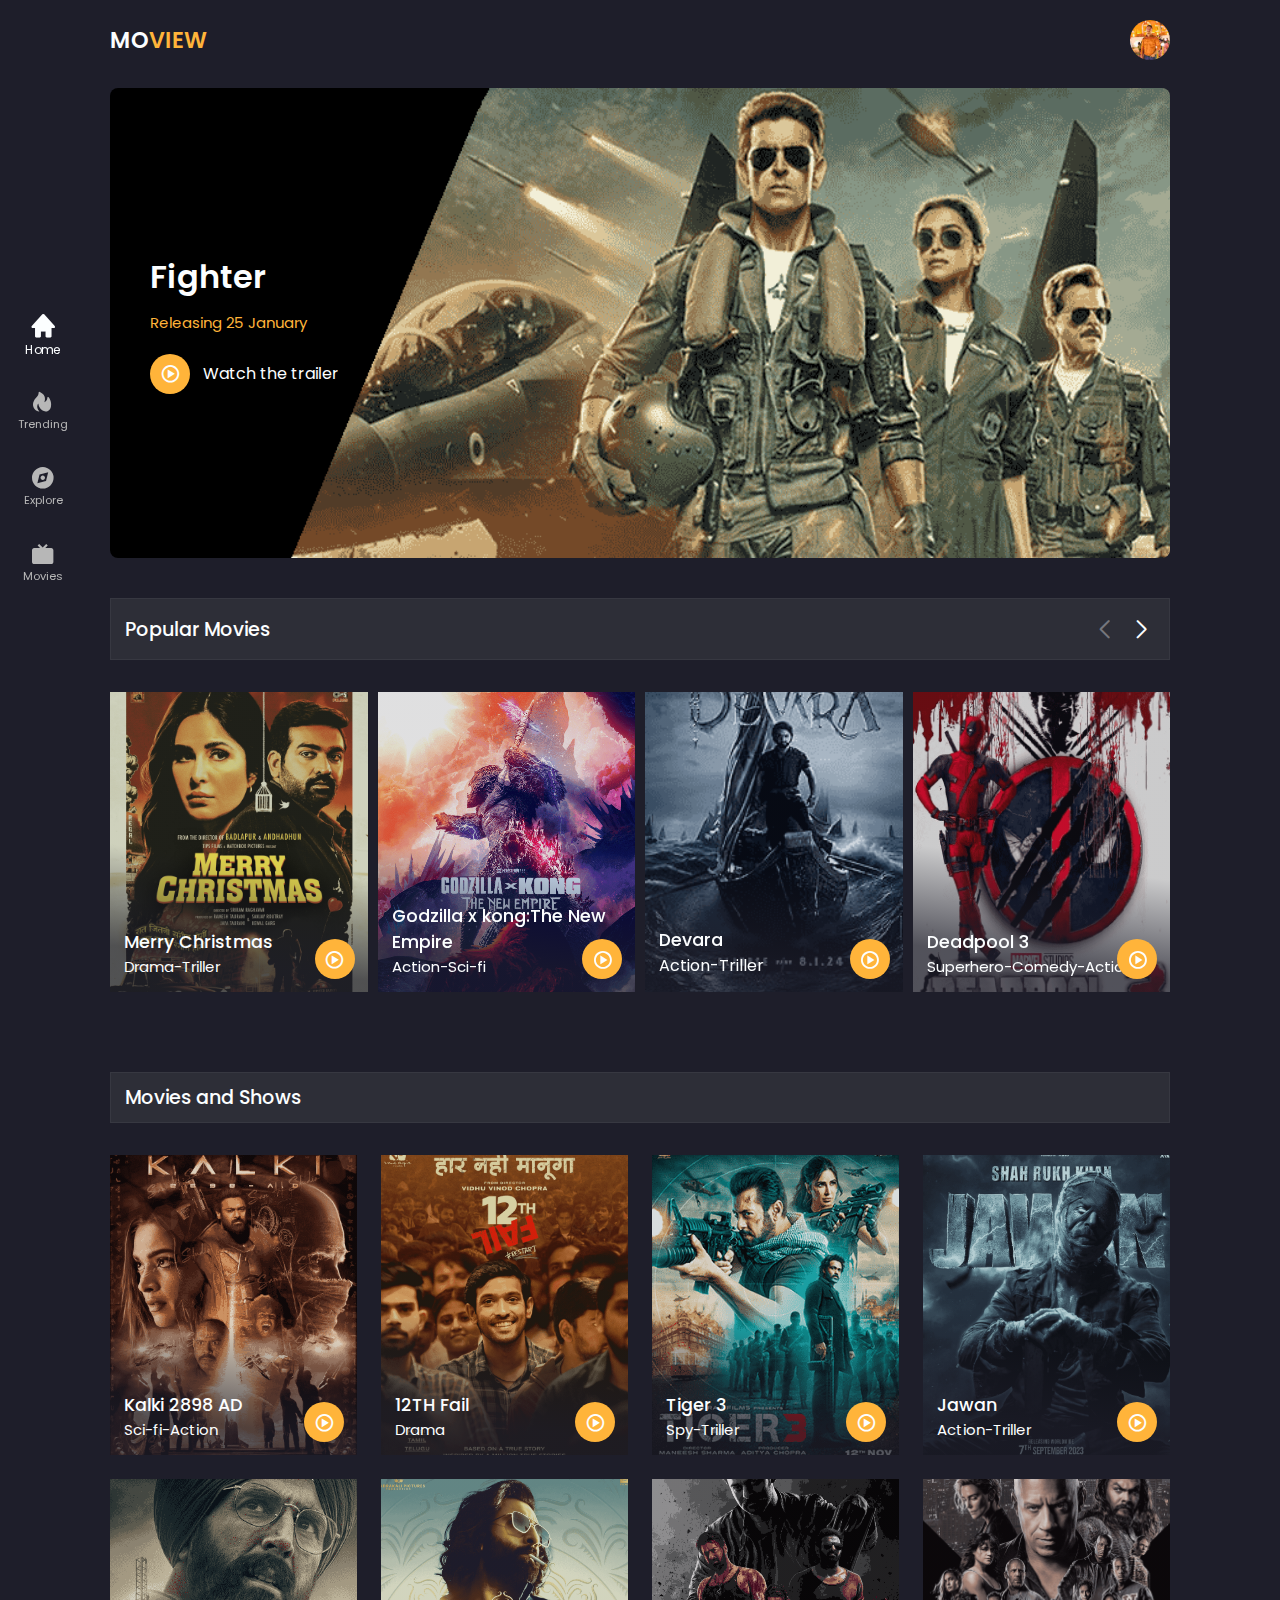
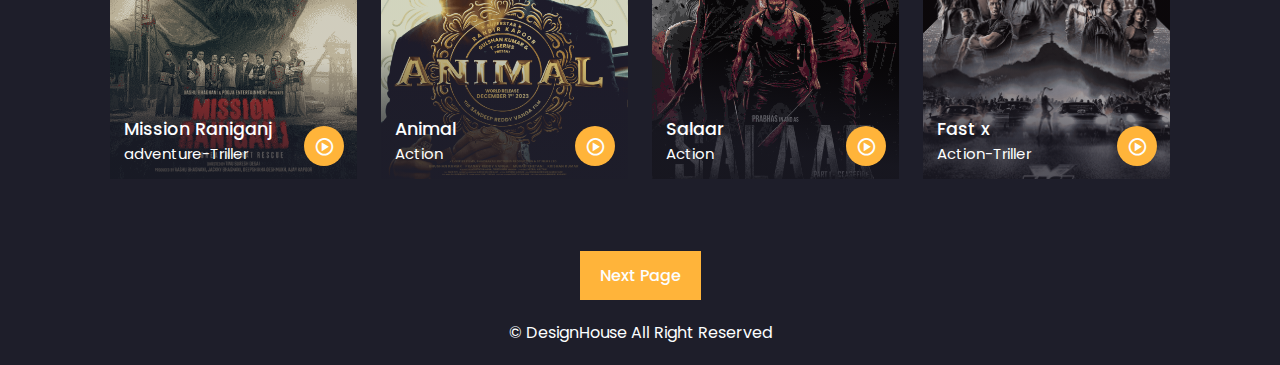
<file: sprint 2 project/index.html>
<!DOCTYPE html>
<html lang="en">
<head>
    <meta charset="UTF-8">
    <meta http-equiv="X-UA-Compatible" content="IE-edge">
    <meta name="viewport" content="width=device-width, initial-scale=1.0">
    <title>Responsive movies Website</title>
    <!--link to css-->
    <link rel="stylesheet" href="css/style.css">
    <!--Link to Swiper css-->
   <link rel="stylesheet" href="css/swiper-bundle.min.css">

    <link rel="shortcut icon" href="img/mv logo.png" type="image/x-icon">
    <link href='https://unpkg.com/boxicons@2.1.4/css/boxicons.min.css' rel='stylesheet'>

</head>
<body>
    <header>
       <div class="nav container">
        <a href="index.html" class="logo">
            MO<span>VIEW</span>
        </a>
       <!-- <div class="search-box">
            <input type="search" name="" id="search-input" placeholder="Search Movies">
            <i class='bx bx-search-alt-2'></i>
        </div>-->
        <a href="#" class="user">
            <img src="img/user.jpg" alt="" class="user-img">
        </a>
        <div class="navbar">
            <a href="#home" class="nav-link nav-active">
                <i class='bx bxs-home' ></i>
                <span class="nav-link-title">Home</span>
            </a>
            <a href="#popular" class="nav-link">
                <i class='bx bxs-hot' ></i>
                <span class="nav-link-title">Trending</span>
            </a>
            <a href="#movies" class="nav-link">
                <i class='bx bxs-compass' ></i>
                <span class="nav-link-title">Explore</span>
            </a>
            <a href="play-page.html" class="nav-link">
                <i class='bx bxs-tv' ></i>
                <span class="nav-link-title">Movies</span>


                
            </a>
        </div>
       </div>

    </header>
    <section class="home container" id="home">
        <img src="img/IMG_20240110_145547.png" alt="" class="home-img">
        <div class="home-text">
            <h1 class="home-title">Fighter</h1> 
            <p>Releasing 25 January</p>
            <a href="play-page2.html" class="watch-btn">
                <i class='bx bx-play-circle'></i>
                <span>Watch the trailer</span>
            </a>   
        </div>
    </section>
    <!-- Home End-->
    <!--Popular Section Start-->
    <section class="popular container" id="popular">
        <!--Heading-->
        <div class="heading">
            <h2 class="heading-title">Popular Movies</h2>
            <!--Swiper buttons-->
            <div class="swiper-btn">
                <div class="swiper-button-prev"></div>
                <div class="swiper-button-next"></div>
            </div>
        </div>

        <div class="popular-content swiper">
            <div class="swiper-wrapper">
                <!--Movies Box 1-->
                <div class="swiper-slide">
                    <div class="movie-box">
                        <img src="img/merry christmas.png" alt="" class="movie-box-img">
                        <div class="box-text">
                            <h2 class="movie-title">Merry Christmas</h2>
                            <span class="movie-type">Drama-Triller</span>
                            <a href="#" class="watch-btn play-btn">
                                <i class='bx bx-play-circle'></i>
                            </a>
                        </div>
                    </div>
                </div>
               <!--Movies Box 2-->
               <div class="swiper-slide">
                <div class="movie-box">
                    <img src="img/godzilla x kong.png" alt="" class="movie-box-img">
                    <div class="box-text">
                        <h2 class="movie-title">Godzilla x kong:The New Empire</h2>
                        <span class="movie-type">Action-Sci-fi</span>
                        <a href="play-page3.html" class="watch-btn play-btn">
                            <i class='bx bx-play-circle'></i>
                        </a>
                    </div>
                </div>
            </div>
               <!--Movies Box 3-->
               <div class="swiper-slide">
                <div class="movie-box">
                    <img src="img/devara.png" alt="" class="movie-box-img">
                    <div class="box-text">
                        <h2 class="movie-title">Devara</h2>
                        <span class="movie-type"></span>Action-Triller</span>
                        <a href="#" class="watch-btn play-btn">
                            <i class='bx bx-play-circle'></i>
                        </a>
                    </div>
                </div>
            </div>
            <!--Movies Box 4-->
            <div class="swiper-slide">
                <div class="movie-box">
                    <img src="img/deadpool 3.png" alt="" class="movie-box-img">
                    <div class="box-text">
                        <h2 class="movie-title">Deadpool 3</h2>
                        <span class="movie-type">Superhero-Comedy-Action</span>
                        <a href="#" class="watch-btn play-btn">
                            <i class='bx bx-play-circle'></i>
                        </a>
                    </div>
                </div>
            </div>    
            <!--Movies Box 5-->
            <div class="swiper-slide">
                <div class="movie-box">
                    <img src="img/kung fu panda 4.png" alt="" class="movie-box-img">
                    <div class="box-text">
                        <h2 class="movie-title">Kung fu Panda 4</h2>
                        <span class="movie-type">Animation-Adventure</span>
                        <a href="#" class="watch-btn play-btn">
                            <i class='bx bx-play-circle'></i>
                        </a>
                    </div>
                </div>
            </div>
            <!--Movies Box 6-->
            <div class="swiper-slide">
                <div class="movie-box">
                    <img src="img/kabuliwala.png" alt="" class="movie-box-img">
                    <div class="box-text">
                        <h2 class="movie-title">Kabuliwala</h2>
                        <span class="movie-type">Drama</span>
                        <a href="#" class="watch-btn play-btn">
                            <i class='bx bx-play-circle'></i>
                        </a>
                    </div>
                </div>
            </div>
            <!--Movies Box 7-->
            <div class="swiper-slide">
                <div class="movie-box">
                    <img src="img/yodha.png" alt="" class="movie-box-img">
                    <div class="box-text">
                        <h2 class="movie-title">Yodha</h2>
                        <span class="movie-type">Action-Triller</span>
                        <a href="#" class="watch-btn play-btn">
                            <i class='bx bx-play-circle'></i>
                        </a>
                    </div>
                </div>
            </div>
            <!--Movies Box 8-->
            <div class="swiper-slide">
                <div class="movie-box">
                    <img src="img/pushpa 2.png" alt="" class="movie-box-img">
                    <div class="box-text">
                        <h2 class="movie-title">Pushpa 2</h2>
                        <span class="movie-type">Triller</span>
                        <a href="#" class="watch-btn play-btn">
                            <i class='bx bx-play-circle'></i>
                        </a>
                    </div>
                </div>
            </div>    
              </div>
              
        </div>
    </section>
    <!--Popular Section End-->
    <!--Movies Section Start-->
    <section class="movies container" id="movies">
        <!--Heading-->
        <div class="heading">
            <h2 class="heading-title">Movies and Shows</h2>
        </div>
        <div class="movies-content">
            <!--Movies box 1-->
            <div class="movie-box">
                <img src="img/kalki.png" alt="" class="movie-box-img">
                <div class="box-text">
                    <h2 class="movie-title">Kalki 2898 AD</h2>
                    <span class="movie-type">Sci-fi-Action</span>
                    <a href="play-page.html" class="watch-btn play-btn">
                        <i class='bx bx-play-circle'></i>
                    </a>
                </div>
            </div>
            <!--Movies box 2-->
            <div class="movie-box">
                <img src="img/12th fail.png" alt="" class="movie-box-img">
                <div class="box-text">
                    <h2 class="movie-title">12TH Fail</h2>
                    <span class="movie-type">Drama</span>
                    <a href="#" class="watch-btn play-btn">
                        <i class='bx bx-play-circle'></i>
                    </a>
                </div>
            </div>
            <!--Movies box 3-->
            <div class="movie-box">
                <img src="img/tiger 3.png" alt="" class="movie-box-img">
                <div class="box-text">
                    <h2 class="movie-title">Tiger 3</h2>
                    <span class="movie-type">Spy-Triller</span>
                    <a href="#" class="watch-btn play-btn">
                        <i class='bx bx-play-circle'></i>
                    </a>
                </div>
            </div>
            <!--Movies box 4-->
            <div class="movie-box">
                <img src="img/jawan.png" alt="" class="movie-box-img">
                <div class="box-text">
                    <h2 class="movie-title">Jawan</h2>
                    <span class="movie-type">Action-Triller</span>
                    <a href="#" class="watch-btn play-btn">
                        <i class='bx bx-play-circle'></i>
                    </a>
                </div>
            </div>
            <!--Movies box 5-->
            <div class="movie-box">
                <img src="img/mission raniganj.png" alt="" class="movie-box-img">
                <div class="box-text">
                    <h2 class="movie-title">Mission Raniganj</h2>
                    <span class="movie-type">adventure-Triller</span>
                    <a href="#" class="watch-btn play-btn">
                        <i class='bx bx-play-circle'></i>
                    </a>
                </div>
            </div>
            <!--Movies box 6-->
            <div class="movie-box">
                <img src="img/animal.png" alt="" class="movie-box-img">
                <div class="box-text">
                    <h2 class="movie-title">Animal</h2>
                    <span class="movie-type">Action</span>
                    <a href="#" class="watch-btn play-btn">
                        <i class='bx bx-play-circle'></i>
                    </a>
                </div>
            </div>
            <!--Movies box 7-->
            <div class="movie-box">
                <img src="img/salaar.png" alt="" class="movie-box-img">
                <div class="box-text">
                    <h2 class="movie-title">Salaar</h2>
                    <span class="movie-type">Action</span>
                    <a href="#" class="watch-btn play-btn">
                        <i class='bx bx-play-circle'></i>
                    </a>
                </div>
            </div>
            <!--Movies box 8-->
            <div class="movie-box">
                <img src="img/fast x.png" alt="" class="movie-box-img">
                <div class="box-text">
                    <h2 class="movie-title">Fast x</h2>
                    <span class="movie-type">Action-Triller</span>
                    <a href="#" class="watch-btn play-btn">
                        <i class='bx bx-play-circle'></i>
                    </a>
                </div>
            </div>
        </div>
    </section>
    <!--Movies Section End-->
    <!--Next Page-->
    <div class="next-page">
        <a href="#" class="next-btn">Next Page</a>
    </div>
    <!--Copyright-->
    <div class="copyright">
        <p>&#169; DesignHouse All Right Reserved</p>
    </div>

   <!--link to Swiper JS -->
   <script src="js/swiper-bundle.min.js"></script>
    <script src="js/main.js"></script>
</body>
</html>
</file>
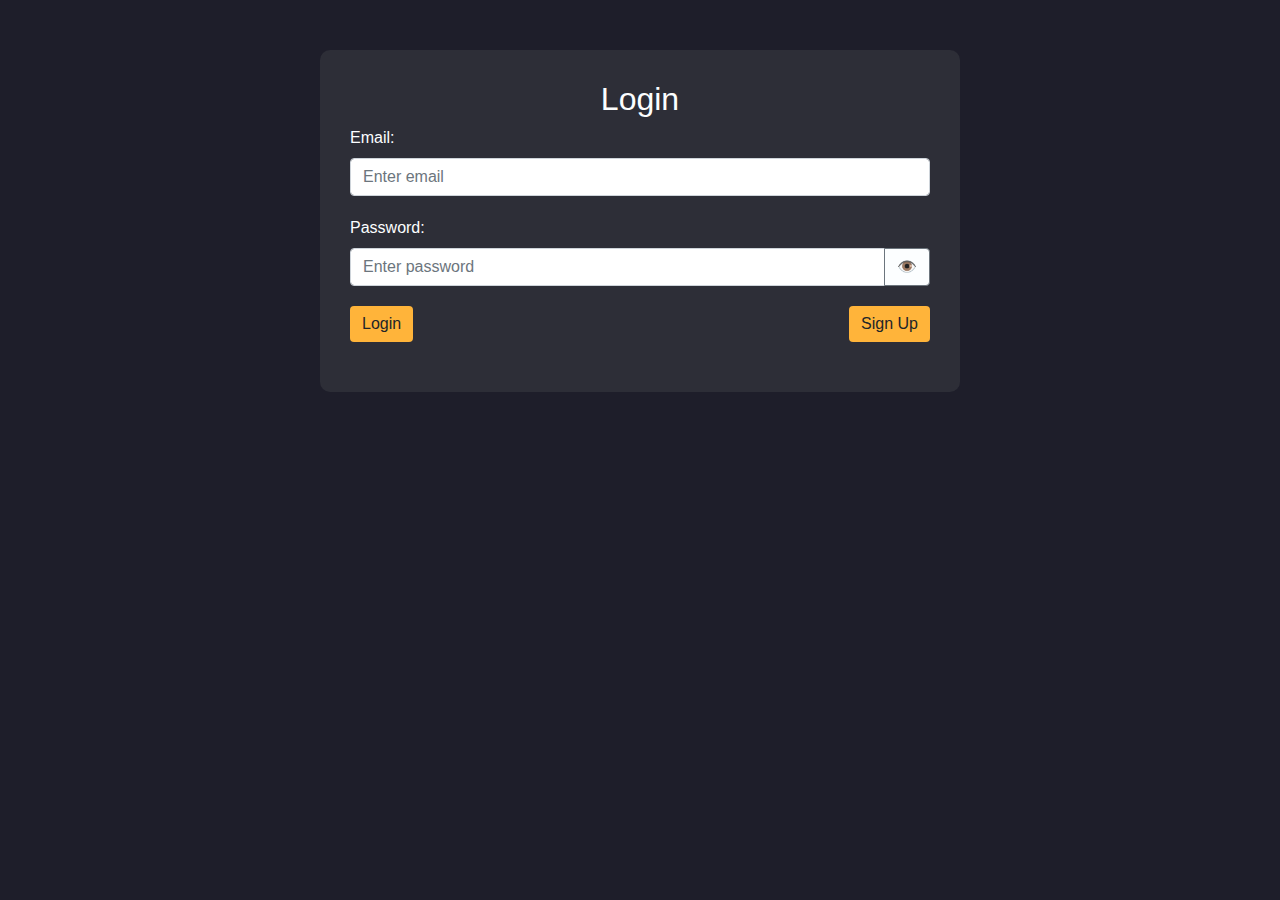
<file: sprint 2 project/login.html>
<!DOCTYPE html>
<html lang="en">
<head>
  <meta charset="UTF-8">
  <meta name="viewport" content="width=device-width, initial-scale=1.0">
  <title>Login Page</title>
  <link rel="stylesheet" href="https://stackpath.bootstrapcdn.com/bootstrap/4.5.2/css/bootstrap.min.css">
  <link rel="stylesheet" href="style.css">
</head>
<body>

<div class="container">
  <div class="text-center"><h2>Login</h2></div>
  <form id="loginForm">
    <div class="form-group">
      <label for="email">Email:</label>
      <input type="email" class="form-control" id="email" placeholder="Enter email">
      <p class="emailLoginError" id="emailLoginError">Enter valid email</p>
    </div>
    <div class="form-group">
      <label>Password:</label>
      <div class="input-group">
        <input type="password" class="form-control" id="password" placeholder="Enter password">
        <div class="input-group-append">
          <button class="btn btn-outline-secondary" type="button" id="eyeBtn">&#x1F441;</button>
        </div>
      </div>
      <p class="passwordLoginError" id="passwordLoginError">Enter Password</p>
      <p class="invalidLoginError" id="invalidLoginError">Invalid details</p>
    <div class="btn-container">
      <div>
        <button type="button" class="btn btn-main" onclick="login()">Login</button>
      </div>
      <div>
        <button type="button" class="btn btn-main" data-toggle="modal" data-target="#signupModal">Sign Up</button>
      </div>
    </div>
  </form>
</div>

<!-- Sign Up Modal -->
<div class="modal" id="signupModal">
  <div class="modal-dialog">
    <div class="modal-content">
      <div class="modal-header">
        <h4 class="modal-title">Sign Up</h4>
        <button type="button" class="close" data-dismiss="modal">&times;</button>
      </div>
      <div class="modal-body">
        <form id="signupForm">
          <div class="form-group">
            <label for="signupName">Name:</label>
            <input type="text" class="form-control" id="signupName" placeholder="Enter name">
            <p class="nameSignupError" id="nameSignupError">Enter valid name</p>
          </div>
          <div class="form-group">
            <label for="signupEmail">Email:</label>
            <input type="email" class="form-control" id="signupEmail" placeholder="Enter email">
            <p class="emailSignupError" id="emailSignupError">Enter valid email</p>
          </div>
          <div class="form-group">
            <label for="signupPassword">Password:</label>
            <input type="password" class="form-control" id="signupPassword" placeholder="Enter password">
            <p class="passwordSignupError" id="passwordSignupError">Password should contain Uppercase, lowercase, number & special character</p>
          </div>
          <button type="button" class="btn btn-main" onclick="signup()">Sign Up</button>
        </form>
      </div>
      <div class="modal-footer">
        <button type="button" class="btn btn-secondary" data-dismiss="modal" onclick="back()">Back</button>
      </div>
    </div>
  </div>
</div>

<script src="https://code.jquery.com/jquery-3.5.1.slim.min.js"></script>
<script src="https://cdn.jsdelivr.net/npm/@popperjs/core@2.0.7/dist/umd/popper.min.js"></script>
<script src="https://stackpath.bootstrapcdn.com/bootstrap/4.5.2/js/bootstrap.min.js"></script>
<script src="script.js"></script>

</body>
</html>
</file>
<file: sprint 2 project/css/style.css>
@import url('https://fonts.googleapis.com/css2?family=Poppins&display=swap');
*{
    font-family: 'Poppins', sans-serif;
    margin: 0;
    padding: 0;
    scroll-behavior: smooth;
    box-sizing: border-box;
    scroll-padding-top: 2rem;
}

:root{
    --main-color: #ffb43a;
    --hover-color: hsl(37, 94%, 57%);
    --body-color: #1e1e2a;
    --container-color: #2d2e37;
    --text-color: #fcfeff;
}
html::-webkit-scrollbar{
    width: 0.5rem;
    background: transparent;
}
html::-webkit-scrollbar-thumb{
    background: var(--main-color);
}
::selection{
    background: var(--main-color);
    color: var(--text-color);
}
a{
    text-decoration: none;
}
li{
    list-style: none;
}
section{
    padding: 3rem 0 2rem;
}
img{
    width: 100%;
}
.bx{
    cursor: pointer;
}
body{
    background: var(--body-color);
    color: var(--text-color);
}
.container{
    max-width: 1060px;
    margin: auto;
    width: 100%;  
}
header{
    position: fixed;
    top: 0;
    left: 0;
    width: 100%;
    background: var(--body-color);
    z-index: 100;
}
.nav{
  display: flex;
  align-items: center;
  justify-content: center; 
  padding: 20px 0;
}
.logo{
    font-size: 1.4rem;
    color: var(--text-color);
    font-weight: 600;
    text-transform: uppercase;
    margin: 0 auto 0 0;
}
.logo span{
    color: var(--main-color);
}
.search-box{
    max-width: 240px;
    width: 100%;
    display: flex;
    align-items: center;
    column-gap: 0.7rem;
    padding: 8px 15px;
    background: var(--container-color);
    border-radius: 4rem;
    margin-right: 1rem;
}
.search-box .bx{
    font-size: 1.1rem;
}
.search-box .bx:hover{
    color: var(--main-color);
}
#search-input{
    width: 100%;
    border: none;
    outline: none;
    color: var(--text-color);
    background: transparent;
    font-size: 0.938rem;
}
.user {
    display: flex;
}
.user-img{
    width: 40px;
    height: 40px;
    border-radius: 50%;
    object-fit: cover;
    object-position: center;
}
.navbar{
    position: fixed;
    top: 50%;
    transform: translateY(-50%);
    left: 18px;
    display: flex;
    flex-direction: column;
    row-gap: 2.1rem;
}
.nav-link{
    display: flex;
    flex-direction: column;
    align-items: center;
    color: #b7b7b7;

}
.nav-link:hover, 
.nav-active{
    color: var(--text-color);
    transition: 0.3s all linear;
    transform: scale(1.1);
}
.nav-link .bx{
    font-size: 1.6rem;
}
.nav-link-title{
    font-size: 0.7rem;
}
.home{
    position: relative;
    min-height: 470px;
    display: flex;
    align-items: center;
    margin-top: 5rem !important;
    border-radius: 0.5rem;
}
.home-img{
    position: absolute;
    width: 100%;
    height: 100%;
    z-index: -1;
    object-fit: cover;
    border-radius: 0.5rem;
}
.home-text{
    padding-left: 40px;
}
.home-title{
    font-size: 2rem;
    font-weight: 600;
}
.home-text p{
    font-size: 0.938rem;
    margin: 10px 0 20px;
    color: var(--main-color);
}
.watch-btn{
    display: flex;
    align-items: center;
    column-gap: 0.8rem;
    color: var(--text-color);
}
.watch-btn .bx{
    font-size: 21px;
    background: var(--main-color);
    width: 40px;
    height: 40px;
    border-radius: 50%;
    display: flex;
    align-items: center;
    justify-content: center;
}
.watch-btn .bx:hover{
    background: var(--hover-color);
}
.watch-btn span{
    font-size: 1rem;
    font-weight: 400;
}
.heading{
    display: flex;
    align-items: center;
    justify-content: space-between;
    background: var(--container-color);
    padding: 8px 14px;
    border: 1px solid hsl(200 100% 99% / 5%);
    margin-bottom: 2rem;
}
.heading-title{
    font-size: 1.2rem;
    font-weight: 500;
}
.movie-box{
    position: relative;
    width: 100%;
    height: 300px;
    overflow: hidden;
}
.movie-box-img{
    width: 100%;
    height: 100%;
    object-fit: cover;
}
.movie-box .box-text{
    position: absolute;
    bottom: 0;
    left: 0;
    width: 100%;
    height: 100%;
    display: flex;
    flex-direction: column;
    justify-content: flex-end;
    padding: 14px;
    background: linear-gradient(
        8deg,
        hsl(240 17% 14% / 74%) 14%,
        hsl(240 17% 14% / 14%) 44%
        );
        overflow: hidden;
}
.movie-title{
    font-size: 1.1rem;
    font-weight: 500;
}
.movie-type{
    font-size: 0.938rem;
}
.play-btn{
    position: absolute;
    bottom: 0.8rem;
    right: 0.8rem;
}
.swiper-btn{
    display: flex;
}
.swiper-button-next,
.swiper-button-prev {
    position: static !important;
    margin: 0 0 0 10px !important;
}
.swiper-button-next::after,
.swiper-button-prev::after{
    color: var(--text-color);
    font-size: 18px !important;
    font-weight: 700;
}
.movies .heading{
    padding: 10px 14px;
}
.movies-content {
    display: grid;
    grid-template-columns: repeat(auto-fit, minmax(247px, 1fr));
    gap: 1.5rem;
}
.movies-content .movie-box:hover .movie-box-img {
    transform: scale(1.1);
    transition: 0.5s;
}
.next-page{
    display: flex;
    align-items: center;
    justify-content: center;
    margin-top: 2.5rem;
}
.next-btn{
    background: var(--main-color);
    padding: 12px 20px;
    color: var(--text-color);
    font-weight: 500;
}
.next-btn:hover{
    background: var(--hover-color);
    transition: 0.3s all linear;
}
.copyright{
    text-align: center;
    padding: 20px;
}
.play-container{
    position: relative;
    min-height: 540px;
    margin-top:5rem !important;
}
.play-img{
    position: absolute;
    width: 100%;
    height: 100%;
    object-fit: cover;
    object-position: center;
    z-index: -1;
}
.play-text{
    position: absolute;
    bottom: 0;
    left: 0;
    width: 100%;
    height: 100%;
    display: flex;
    flex-direction: column;
    justify-content: flex-end;
    padding: 40px;
    background: linear-gradient(
        8deg,
        hsl(240 17% 14% / 74%) 14%,
        hsl(240 17% 14% / 14%) 44%
        );
}
.play-text h2{
    font-size: 1.5rem;
    font-weight: 600;
}
.rating{
    display: flex;
    align-items: center;
    column-gap: 2px;
    font-size: 1.1rem;
    color: var(--main-color);
    margin-top: 4px;
}
.tags{
    display: flex;
    align-items: center;
    column-gap: 8px;
    margin: 1rem 0;
}
.tags span{
    background: var(--container-color);
    padding: 0.4px;
}
.play-movie{
    position: absolute;
    bottom: 18rem;
    right: 10rem;
    display: flex !important;
    align-items: center;
    justify-content: center;
    width: 45px;
    height: 45px;
    border-radius: 50%;
    background: var(--main-color);
    font-size: 24px;
    animation: animate 2s linear infinite;
}
@keyframes animate {
    0%{
        box-shadow: 0 0 0 0 rgb(255, 180, 58, 0.7);
    }
    40%{
        box-shadow: 0 0 0 50px rgb(255, 193, 7, 0);
    }
    80%{
        box-shadow: 0 0 0 50px rgb(255, 193, 7, 0);
    }
    100%{
        box-shadow: 0 0 0 rgb(255, 193, 7, 0);
    }
}
.video-container{
    position: fixed;
    top: 0;
    left: 0;
    display: none;
    align-items: center;
    justify-content: center;
    width: 100%;
    height: 100vh;
    background: hsl(234 10% 20% / 60%);
    z-index: 400;
}
.video-container.show-video{
    display: flex;
}
.video-box{
    position: relative;
    width: 82%;
}
.video-box #myvideo{
    width: 100%;
    aspect-ratio: 16/9;
}
.close-video{
    position: absolute;
    top: -1.5rem;
    right: 0;
    font-size: 40px;
    color: var(--main-color);
}
.about-movie{
    margin-top: 2rem !important;
}
.about-movie h2{
    font-size: 1.4rem;
    font-weight: 600;
    color: var(--main-color);
}
.about-movie p{
    max-width: 600px;
    font-size: 0.938rem;
    margin: 10px 0;
}
.cast-heading{
    font-size: 1.2rem;
    font-weight: 600;
    margin-bottom: 1rem;
    color: var(--main-color);
}
.cast{
    display: grid;
    grid-template-columns: repeat(auto-fit, minmax(150px, 150px));
    gap: 1rem;
}
.cast-img{
    width: 150px;
    height: 180px;
    object-fit: cover;
    object-position: center;
}
.download{
    max-width: 800px;
    width: 1005;
    margin: auto;
    display: grid;
    justify-content: center;
    margin-top: 2rem;
}
.download-title{
    text-align: center;
    font-size: 1.4rem;
    font-weight: 500;
    margin: 1.6rem 0;
    color: var(--main-color);
}
.download-links{
    display: grid;
    grid-template-columns: repeat(3,1fr);
    gap: 10px;
    margin-bottom: 2rem;
}
.download-links a{
    text-align: center;
    background: var(--main-color);
    padding: 12px 24px;
    color: var(--body-color);
    letter-spacing: 1px;
    font-weight: 500;
}
.download-links a:hover{
    background: var(--hover-color);
}
/* Responsive */
@media (max-width: 1170px){
    .navbar{
        bottom: 0;
        left: 0;
        right: 0;
        top: auto;
        transform: translateY(0);
        flex-direction: row;
        justify-content: space-evenly;
        row-gap: 1px;
        padding: 10px;
        border-top: 1px solid hsl(200 100% 99% / 5%);
        background: linear-gradient(
            8deg,
            hsl(240 17% 14% / 100%) 5%,
            hsl(240 17% 14% / 100%) 100%
        );
    }
    .nav-link .bx{
        font-size: 1.5rem;
    }
    .copyright{
        margin-bottom: 4rem;
    }
}
@media (max-width: 1060px){
    .container{
        margin: 0 auto;
        width: 95%;
    }
}
@media (max-width: 991px){
    .movie-box{
        height: 340px;
    }
    .movies-content {
        grid-template-columns: repeat(auto-fit, minmax(214px, 1fr));
    }
}
@media (max-width: 888px){
    .nav{
        padding: 14px 0;
    }
    .home{
        min-height: 440px;
        margin-top: 4rem !important;
    }
    .home-text{
        padding-left: 25px;
    }
    .home-title{
        font-size: 1.6rem;
    }
    .watch-btn span{
        font-size: 0.9rem;
    }
    .movie-title{
        font-size: 1rem;
        padding-right: 30px;
    }
    .play-container{
        min-height: 440px;
        margin-top: 4rem !important;
    }
    .play-movie{
        bottom: 14rem;
        right: 4rem;
    }
    .cast{
        justify-content: center;
    }
}
/* For medium devices / tablet etc*/
@media (max-width: 768px){
    .nav{
        padding: 11px 0;
    }
    .logo{
        font-size: 1.2rem;
    }
    .section{
        padding: 2rem 0;
    }
    .home-img{
        object-position: left;
    }
    .movie-type{
        font-size: 0.875rem;
        margin-top: 2px;
    }
    .tags span,
    .about-movie p{
        font-size: 0.875rem;
    }
    p{
        font-size: 0.875rem;
    }
    .play-text h2,
    .about-movie h2{
        font-size: 1.3rem;
    }
    .play-movie{
        bottom: 10rem;
        right: 2rem;
    }
}
@media (max-width: 514px){
    .home{
        min-height: 380px;
    }
    .heading{
        padding: 2px 14px;
    }
    .heading-title{
        font-size: 1rem;
    }
    .play-text{
        padding: 20px;
    }
    .play-movie{
        bottom: 4rem;
    }
    .video-box{
        width: 94%;
    }
    .cast-heading{
        font-size: 1.1rem;
    }
    .cast-title{
        font-size: 0.9rem;
    }
}
@media (max-width: 408px){
    *{
        scroll-padding-top: 5rem;
    }
    .nav{
        display: grid;
        grid-template-columns: 1fr;
        grid-template-rows: 1fr 1fr;
        row-gap: 5px;
    }
    .search-box{
        max-width: 100%;
        width:100%;
        border-radius: 4px;
        order: 3;
        grid-column-start: 1;
        grid-column-end: 3;
    }
    .home,
    .play-container{
        margin-top: 7rem !important;
    }
    .movie-box{
        height: 300px;
    }
    .movies-content{
        grid-template-columns: repeat(auto-fit, minmax(150px, 1fr));
        gap: 1rem;
    }
}
/*For small devices */
@media (max-width: 370px){
.home{
    min-height: 300px;
}
.movie-box{
    height: 285px;
}
.user-img,
.watch-btn .bx{
    width: 35px;
    height: 35px;
}
.navbar{
    justify-content: space-around;
    padding: 8px 0;
}
.nav-link .bx{
    font-size: 1.4rem;
}
.about-movie p{
    text-align: justify;
}
.download-links{
    grid-template-columns: 1fr;
}
}
</file>
<file: sprint 2 project/style.css>
:root {
  --main-color: #ffb43a;
  --hover-color: hsl(37, 94%, 57%);
  --body-color: #1e1e2a;
  --container-color: #2d2e37;
  --text-color: #fcfeff;
}

body {
  background-color: var(--body-color);
  color: var(--text-color);
}

.modal-content, .container {
  background-color: var(--container-color);
  padding: 30px;
  border-radius: 10px;
  margin-top: 50px;
}
.container{
  width: 50%;
}
.form-group {
  margin-bottom: 20px;
}

.btn-main {
  background-color: var(--main-color);
  border: none;
}

.btn-main:hover {
  background-color: var(--hover-color);
}
.btn-container{
  margin-top: 20px;
  display: flex;
  justify-content: space-between;

}
#eyeBtn{
  background-color: #fcfeff;
}
.emailLoginError, .passwordLoginError, .passwordSignupError, .emailSignupError, .nameSignupError, .invalidLoginError
{
  color: #F65050;
  display: none;
}
@media only screen and (max-width: 600px) {
  .container{
    width: 100%;
  }
}
</file>
